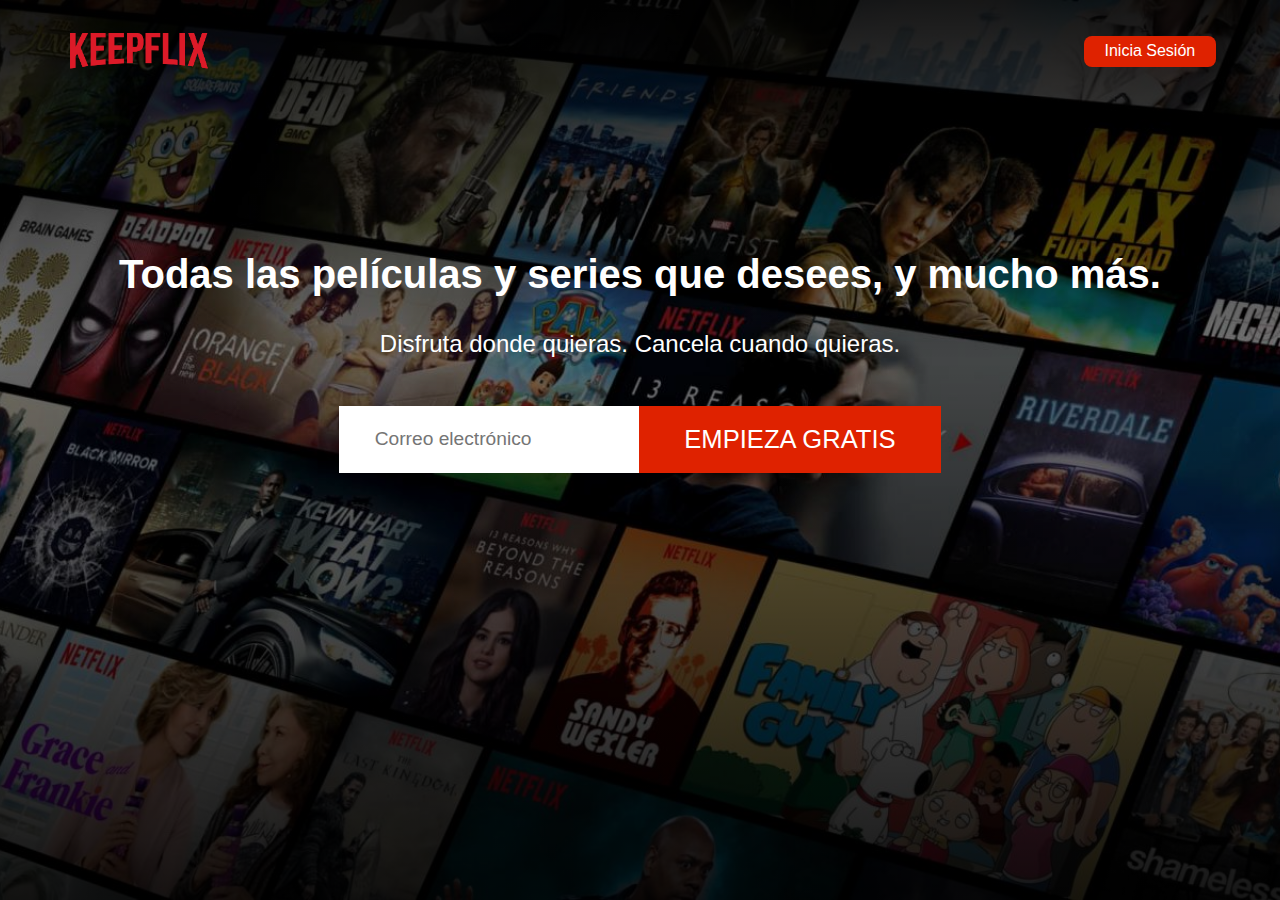
<file: index.html>
<!DOCTYPE html>
<html lang="en">
<head>
    <meta charset="UTF-8">
    <meta name="viewport" content="width=device-width, initial-scale=1.0">
    <link rel="icon" href="./favicon.ico" type="image/x-icon">
    <title>Home</title>
    <link rel="stylesheet" href="./css/style.css">
    <link rel="stylesheet" href="./css/index.css">
    <link rel="stylesheet" href="./css/header.css">
    <link rel="stylesheet" href="./css/showcase.css">
</head>
<body>
    <header class="showcase">
        <div class="header">
            <img src="img/keepflix.png" alt="KeepWatch">
            <a href="./login.html" class="btn btn-rounded">Inicia Sesión</a>
        </div>
        <div class="showcase-content">
            <div class="cta-container">
                <h1>Todas las películas y series que desees, y mucho más.</h1>
                <p>Disfruta donde quieras. Cancela cuando quieras.</p>
                <div class="cta-form">
                    <form action="">
                        <input type="text" name="" id="" placeholder="Correo electrónico">
                        
                    </form>
                    <a href="./login.html" class="btn btn-xl" role="submit">
                        Empieza gratis
                    </a>
                </div>
            </div>            
        </div>
    </header>
</body>
</html>
</file>
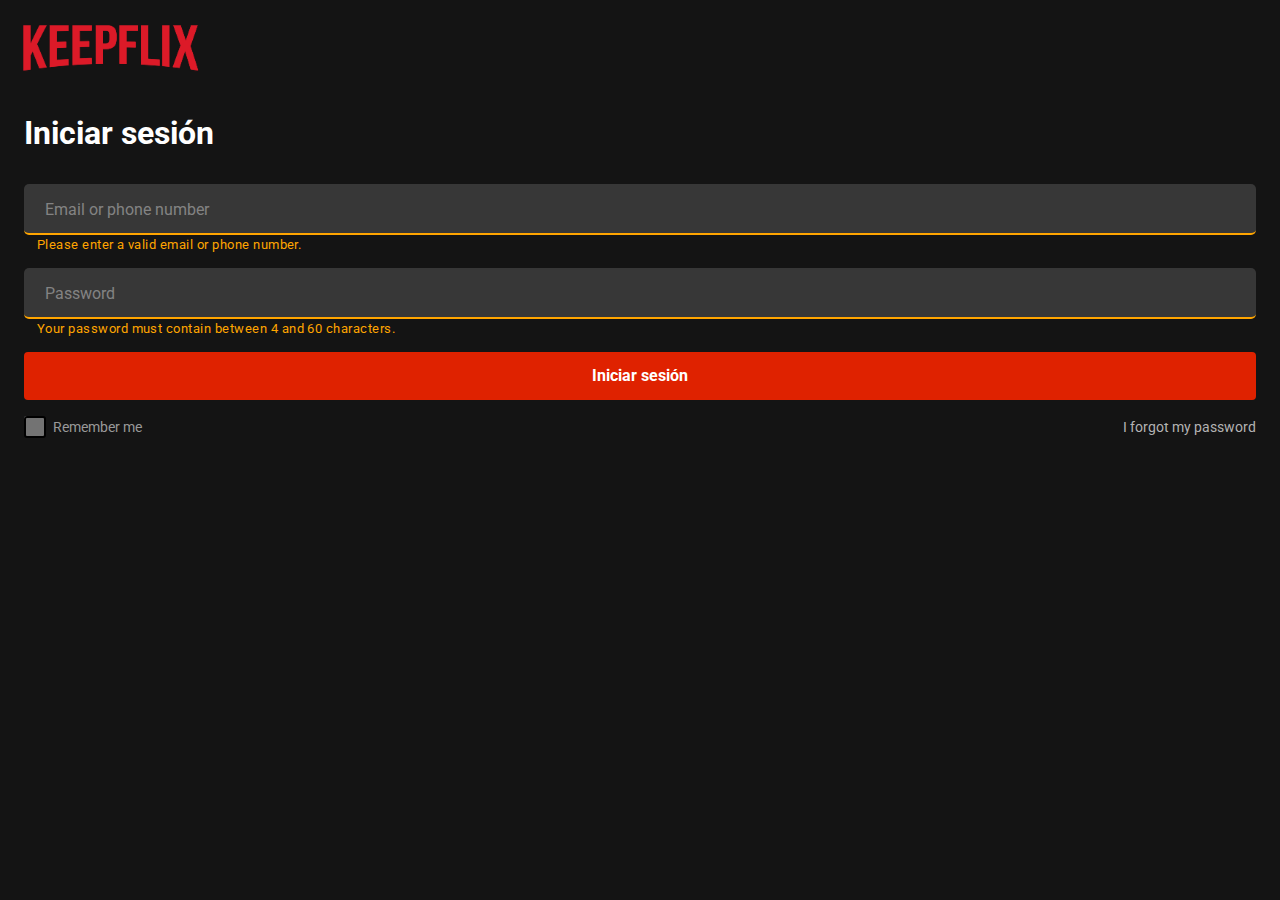
<file: login.html>
<!DOCTYPE html>
<html lang="en">
<head>
    <meta charset="UTF-8">
    <meta name="viewport" content="width=device-width, initial-scale=1.0">
    <link rel="icon" href="./favicon.ico" type="image/x-icon">
    <title>Keepflix</title>
    
    <link rel="stylesheet" href="./css/style.css">
    <link rel="stylesheet" href="./css/header.css">
    <link rel="stylesheet" href="./css/login-form.css">
</head>
<body>
    <header>
        <div class="header-login-page">
            <a href="./list.html"><img src="img/keepflix.png" alt="KeepWatch"></a>
        </div>
    </header>
    <div class="login-body">
        <div class="login-wrapper">
            <div class="login-desktop-wrapper">
                <h1 id="signin" class="title">Iniciar sesión</h1>
                <form action="" class="form">
                    <div class="input-group">
                        <label for="input-name" class="input-underlined">
                            <input type="text" id="input-name" required>
                            <span class="input-label">Email or phone number</span>
                            <span class="input-helper">Please enter a valid email or phone number.</span>
                        </label>
                    </div>
                    <div class="input-group">
                        <label for="input-password" class="input-underlined">
                            <input type="text" id="input-password" required>
                            <span class="input-label">Password</span>
                            <span class="input-helper">Your password must contain between 4 and 60 characters.</span>
                        </label>
                    </div>
                    <a href="./list.html">
                        <button id="signin-btn" class="btn" type="submit">Iniciar sesión </button>
                    </a>
                    <div class="login-form-help">
                        <div class="login-remember-me">
                            <label for="rememberMe" class="checkbox-label">
                                <input type="checkbox" name="rememberMe" id="rememberMe">
                                <span class="checkbox-custom"></span>
                            </label>               
                            <label for="rememberMe">
                                <span class="login-remember-me-label-text">Remember me</span>
                            </label>
                        </div>
                        <a id="pass-recovery-link" href="#">I forgot my password</a>
                    </div>
                </form>
            </div>
            
        </div>
    </div>
    
</body>
</html>
</file>
<file: css/style.css>
:root {
    --primary-color: #df2200;
    --font-primary: #fff;
    --font-secondary: #b3b3b3;
}

* {
    box-sizing: border-box;
    margin: 0;
    padding: 0;
}

body {
    font-family: "Arial", sans-serif;
    background-color: #141414;
    color: #999;
    position: relative;
    min-height: 100vh;
}

h1 {
    font-size: 2rem;
    color: var(--font-primary);
}

a {
    color: var(--font-primary);
    text-decoration: none;
}

p {
    margin: 0.5rem 0;
}

img {
    width: 100%;
}

/* Buttons */
.btn {
    display: inline-block;
    background: var(--primary-color);
    color: #fff;
    padding: 0.4rem 1.3rem;
    text-align: center;
    cursor: pointer;
}

.btn:hover {
    opacity: 0.9;
    transform: translateY(-2px);
}

.btn:active {
    opacity: 1;
    transform: translateY(0);
}

.btn-rounded {
    border-radius: 8px;
}

.btn-xl {
    font-size: 1.6rem;
    padding: 1.2rem 2.8rem;
    text-transform: uppercase;
}
</file>
<file: css/index.css>
.cta-container form input {
    font-size: 1.2rem;
    width: 300px;
    padding: 1.4rem 2.2rem;
    border: unset;
    border-radius: 0px;
}

@media (min-width: 1150px) {
    .cta-form {
        margin-top: 3rem;
        display: flex;
        flex-direction: row;
        justify-content: center;
    }
}
</file>
<file: css/header.css>
/* Header of showcase page*/
.header {
    position: relative;
    z-index: 2;
    height: 90px;
}

.header > img {
    width: 150px;
    position: absolute;
    top: 30%;
    left: 0;
    margin-left: 4rem;
}

/* Header of login page */
.header-login-page {
    position: relative;
    z-index: 2;
    height: 90px;
}

.header-login-page img {
    width: 190px;
    position: absolute;
    top: 20%;
    left: 0;
    margin-left: 1rem;
}

/* Header of list page */
.main-header {
    position: relative;
    z-index: 2;
    height: 41px;
    background-image: linear-gradient(to bottom,rgba(0,0,0,.6) 10%,rgba(0,0,0,0));
}

/* Position sign up button relative to its parent and to the right */
.header a {
    position: absolute;
    z-index: 2;
    top: 40%;
    right: 0;
    margin-right: 4rem;
}

/* Mobile media query */
@media (max-width: 480px) {
    .header {
        height: 55px;
    }

    .header a {
        font-size: smaller;
        display: none;
    }

    .header img {
        width: 120px;
        margin-left: 2rem;
    }

    .header-login-page > img {
        margin-left: 1.5rem;
    }
}
</file>
<file: css/showcase.css>
.showcase {
    width: 100%;
    height: 100vh;
    background: url("/img/background.jpg") no-repeat fixed center/cover;
    background-position: center;
}

/* Gradient background */
.showcase::after {
    content: "";
    position: absolute;
    top: 0;
    left: 0;
    width: 100%;
    height: 100%;
    background: rgba(0, 0, 0, 0.4);
    background-image: linear-gradient(
        to top,
        rgba(0, 0, 0, 0.8) 0,
        rgba(0, 0, 0, 0) 60%,
        rgba(0, 0, 0, 0.8) 100%
    );
    z-index: 1;
}

.showcase-content {
    position: relative;
    z-index: 2;
    margin: auto 4rem;
    display: flex;
    flex-direction: column;
    justify-content: center;
    align-items: center;
    text-align: center;
    margin-top: 8rem;
}

.showcase-content h1 {
    font-weight: 700;
    font-size: 2.5rem;
    line-height: 1.2em;
    margin: 2rem;
}

.showcase-content p {
    color: var(--font-primary);
    font-weight: 400;
    font-size: 1.5rem;
    margin-bottom: 2rem;
}

/* Mobile media query */
@media (max-width: 480px) {
    .showcase::after {
    }

    .showcase-content {
        position: absolute;
        margin-top: 3rem;
    }

    .showcase-content h1 {
        font-weight: 600;
        font-size: 1.7rem;
        line-height: 1.2em;
    }

    .showcase-content p {
        color: var(--font-primary);
        font-weight: 400;
        font-size: 1.1rem;
        margin: 0 1.3rem 2rem;
    }
}
/* End of Mobile media query */
</file>
<file: css/login-form.css>
@import url("https://fonts.googleapis.com/css?family=Roboto&display=swap");
* {
    font-family: "Roboto";
}

.login-body > .login-wrapper {
    display: flex;
    flex-direction: column;
    padding: 1.5rem;
    
}

h1.title {
    text-align: left;
    margin-bottom: 2rem;
}
/* https://codepen.io/fatmali/pen/aboNdra?editors=1100 */
div.input-group {
    margin-bottom: 1rem;
    position: relative;
}

.input-underlined > input {
    border: none;
    border-radius: 5px;
    border-bottom: 0.12rem solid rgba(19, 19, 21, 0.6);
    background-color: #373737;
    width: 100%;
    height: 3.2rem;
    font-size: 1.05rem;
    padding-left: 1.3rem;
    line-height: 140%;
    padding-top: 0.8rem;
    padding-bottom: 0.5rem;
    color: var(--font-primary);
}

.input-underlined > input:focus {
    outline: none;
    background-color: #444444;
}

.input-underlined > .input-label {
    position: absolute;
    top: 1rem;
    left: 1.3rem;
    line-height: 1.2rem;
    color: #838383;
    transition: top 0.2s;
}

.input-underlined > .input-helper {
    opacity: 0;
    font-size: 0.8rem;
    letter-spacing: 0.03rem;
    margin: 0.1rem 0.8rem;
}

.input-underlined > input:invalid ~ .input-helper {
    opacity: 1;
    display: block;
    color: orange;
}

.input-underlined > input:invalid { 
    border-bottom: 0.15rem solid orange;
}

.input-underlined > input:focus + .input-label,
.input-underlined > input:valid + .input-label {
    top: 0;
    font-size: 0.7rem;
    margin-bottom: 32px;
}

.input-underlined > input:focus + .input-label {
    color: #838383;
}

#signin-btn {
    width: 100%;
    height: 3rem;
    border-radius: 4px;
    border-style: none;
    font-size: 1rem;
    font-weight: 700;
}

.login-form-help {
    position: relative;
    display: flex;
    justify-content: space-between;
    align-items: baseline;
    margin-top: 1rem;
}

.login-form-help {
    font-size: .9rem;
}

.login-remember-me input#rememberMe {
    width: 1rem;
    height: 1rem;
    margin-right: .6rem; 
}

/* Custom checkbox
Source: https://www.appitventures.com/blog/styling-checkbox-css-tips */

.login-remember-me .checkbox-custom {
    position: absolute;
    top: 0px;
    left: 0px;
    height: 22px;
    width: 22px;
    background-color: #737373;
    border-radius: 3px;
    /* border: 0; */
    border: 2px solid black;
}

.login-remember-me .checkbox-custom::after {
    position: absolute;
    content: "";
    top: 12px;
    left: 12px;
    height: 0px;
    width: 0px;
    border-radius: 3px;
    border: solid #000;
    border-width: 0 3px 3px 0;
    transform: rotate(0deg) scale(0);
    opacity: 1;
}

.login-remember-me input:checked ~ .checkbox-custom {
    background-color: #737373;
    border-radius: 3px;
    transform: rotate(0deg) scale(1);
    opacity: 1;
    border: 2px solid black;
}

.login-remember-me input:checked ~ .checkbox-custom::after {
    transform: rotate(45deg) scale(1);
    opacity: 1;
    left: 5px;
    top: 1px;
    width: 6px;
    height: 12px;
    border: solid black;
    border-width: 0 2px 2px 0;
    background-color: transparent;
    border-radius: 0;
}


#pass-recovery-link {
    color: var(--font-secondary);
}

#pass-recovery-link:hover {
    text-decoration: underline;
} 

/* Mobile media query */
@media (max-width: 480px) {
    /* .showcase {
        width: 100%;
        height: 100vh;
        background: black;
    }

    .form {
        display: flex;
        flex-direction: column;
        width: 100%;
    }

    form input {
        height: 3rem;
        margin: 0 0 30px;
    }

    .btn-xl {
        font-size: 1rem;
        padding: 0.8rem 1.3rem;
        text-transform: uppercase;
    } */
}
</file>
